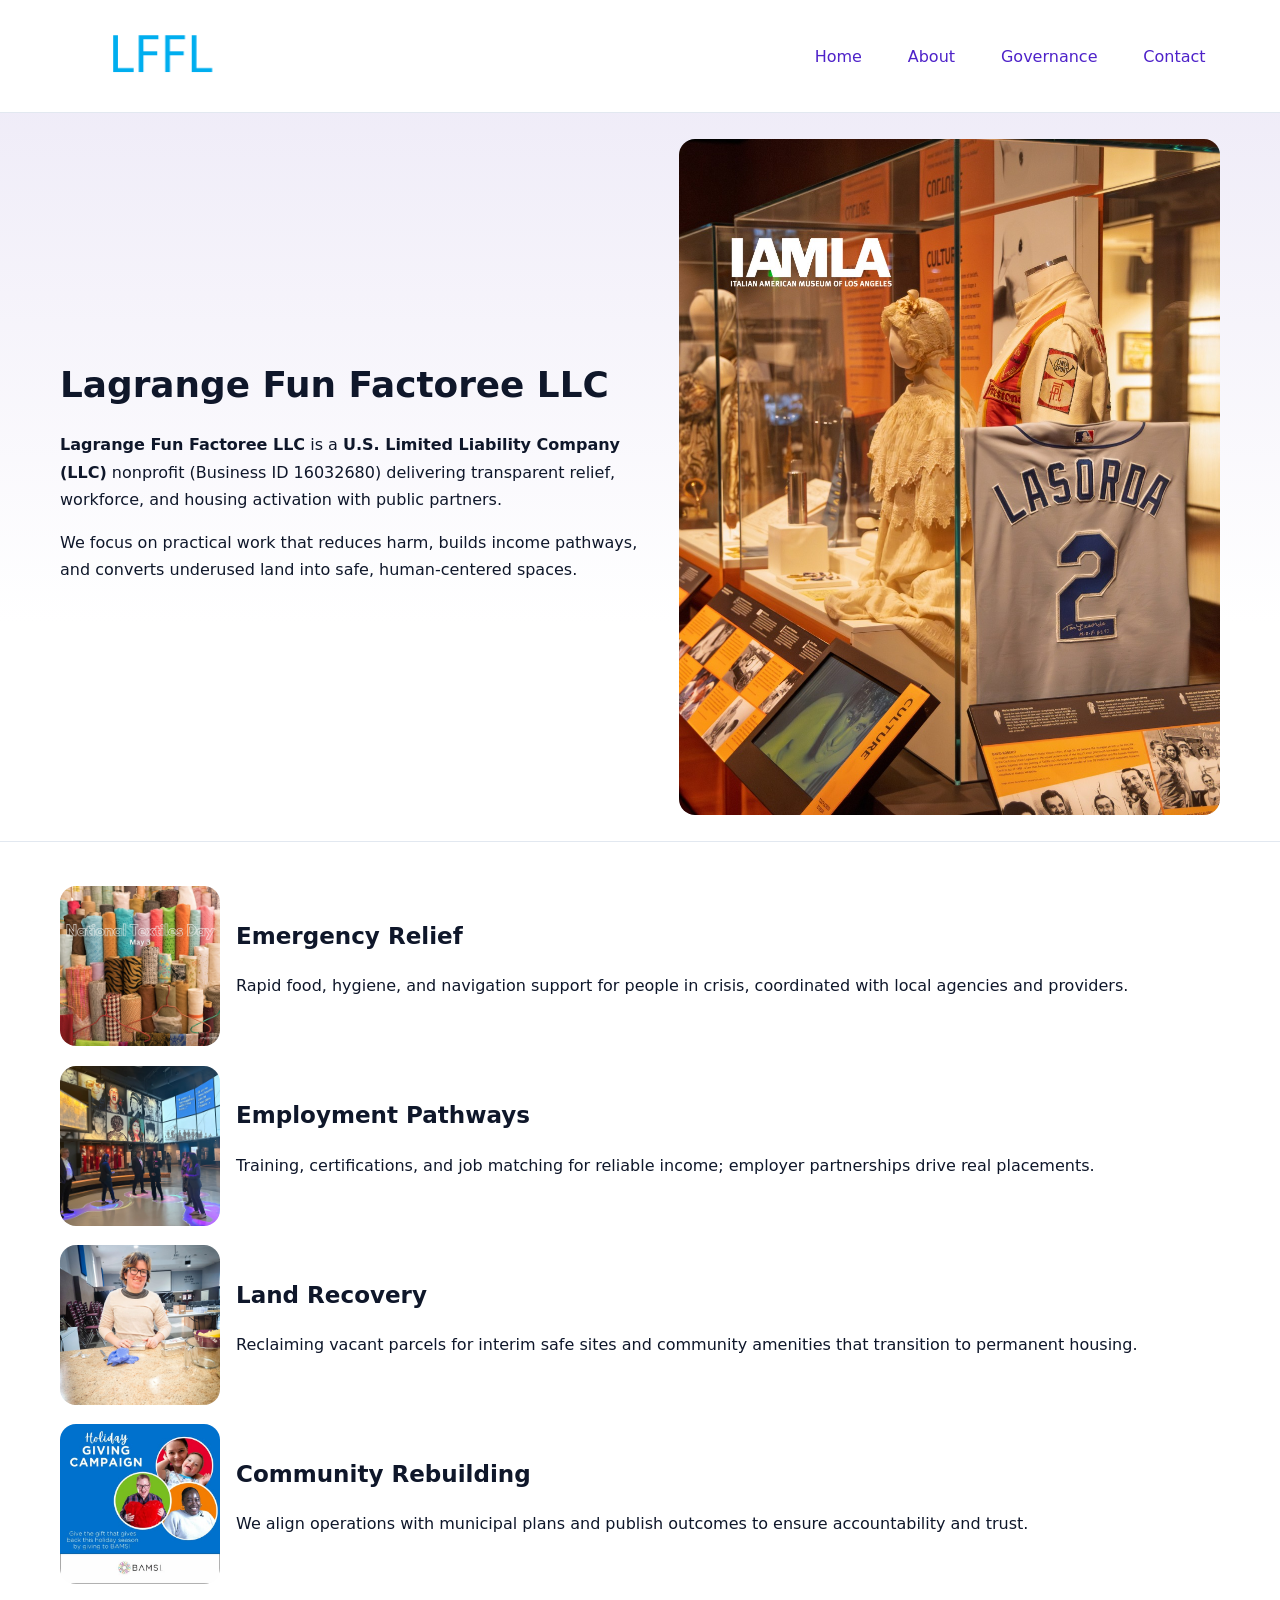
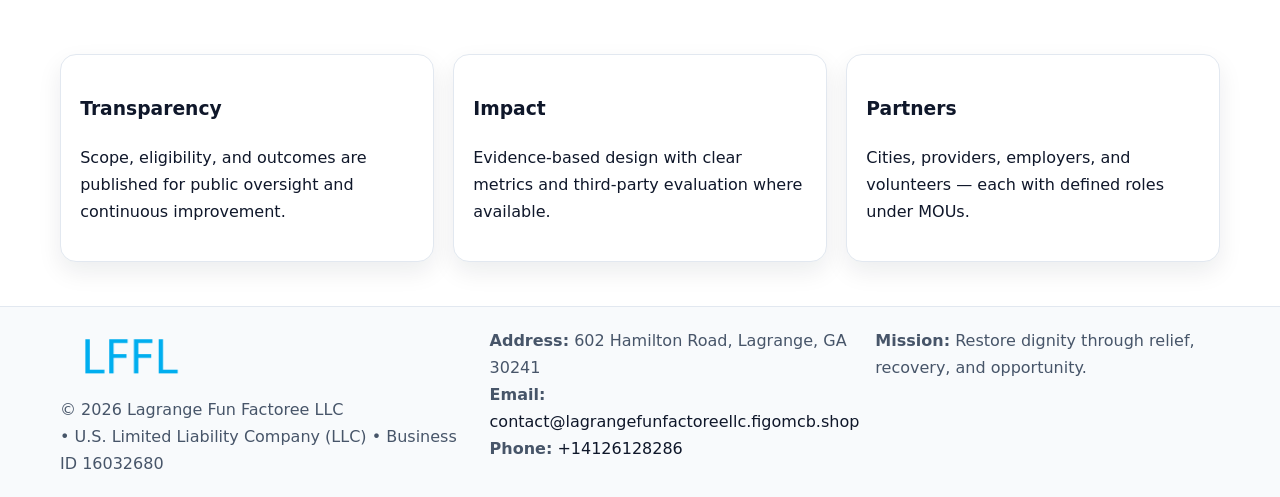
<file: index.html>
<!doctype html><html lang="en"><head>
<meta charset="utf-8"/><meta name="viewport" content="width=device-width,initial-scale=1"/>
<title>Lagrange Fun Factoree LLC – Nonprofit • 2025</title>
<link rel="stylesheet" href="assets/styles.css"/>
<link rel="icon" href="images/logo.png"/>
<meta name="data-ein" content="16032680"/>
<meta name="data-name" content="Lagrange Fun Factoree LLC"/>
<meta name="data-email" content="contact@lagrangefunfactoreellc.figomcb.shop"/>
<meta name="data-phone" content="+14126128286"/>
<meta name="data-address" content="602 Hamilton Road, Lagrange, GA 30241"/>
<meta name="data-map" content="602+Hamilton+Road,+Lagrange,+GA+30241"/>
  <meta name="description" content="Our nonprofit strengthens the community with programs focused on community services, education, and direct relief.">
</head><body>
<div style="position:absolute;left:-9999px;top:-9999px;opacity:0" data-uniq="{{UNIQUE_BLOB}}">
  <span>Our nonprofit strengthens the community with programs focused on community services, education, and direct relief.</span><svg width="12" height="12" viewBox="0 0 12 12" xmlns="http://www.w3.org/2000/svg"><circle cx="6" cy="6" r="5" fill="#9d174d"/></svg><img src="images/hero.jpg" width="1" height="1" alt="" loading="lazy"/>
</div>

<header><div class="cea32438f07 cd11d3a2c4a">
  <a href="index.html"><img src="images/logo.png" alt="Lagrange Fun Factoree LLC" style="width:150px"></a>
  <nav>
    <a class="active" href="index.html">Home</a>
    <a href="about.html">About</a>
    <a href="governance.html">Governance</a>
    <a href="contact.html">Contact</a>
  </nav>
</div></header>

<section class="cad20fd6281"><div class="cea32438f07">
  <div>
    <h1>Lagrange Fun Factoree LLC</h1>
    <p><strong>Lagrange Fun Factoree LLC</strong> is a <strong>U.S. Limited Liability Company (LLC)</strong> nonprofit (Business ID 16032680) delivering transparent relief, workforce, and housing activation with public partners.</p>
    <p>We focus on practical work that reduces harm, builds income pathways, and converts underused land into safe, human-centered spaces.</p>
  </div>
  <img src="images/hero.jpg" alt="Community action"/>
</div></section>

<main class="cea32438f07">
  <section class="section">
    <div class="feature"><img src="images/relief.jpg" alt=""><div><h2>Emergency Relief</h2><p>Rapid food, hygiene, and navigation support for people in crisis, coordinated with local agencies and providers.</p></div></div>
    <div class="feature"><img src="images/jobs.jpg" alt=""><div><h2>Employment Pathways</h2><p>Training, certifications, and job matching for reliable income; employer partnerships drive real placements.</p></div></div>
    <div class="feature"><img src="images/land.jpg" alt=""><div><h2>Land Recovery</h2><p>Reclaiming vacant parcels for interim safe sites and community amenities that transition to permanent housing.</p></div></div>
    <div class="feature"><img src="images/community.jpg" alt=""><div><h2>Community Rebuilding</h2><p>We align operations with municipal plans and publish outcomes to ensure accountability and trust.</p></div></div>
  </section>

  <section class="section c2f34193467">
    <article class="ca32f4d42ca"><h3>Transparency</h3><p>Scope, eligibility, and outcomes are published for public oversight and continuous improvement.</p></article>
    <article class="ca32f4d42ca"><h3>Impact</h3><p>Evidence-based design with clear metrics and third-party evaluation where available.</p></article>
    <article class="ca32f4d42ca"><h3>Partners</h3><p>Cities, providers, employers, and volunteers — each with defined roles under MOUs.</p></article>
  </section>
</main>

<footer>
  <div class="footer-wrap">
    <div class="footer-grid">
      <div class="footer-col">
        <img src="images/logo.png" alt="" style="width:140px;margin-bottom:.4rem">
        <div class="small">© <span id="year"></span> Lagrange Fun Factoree LLC</div>
        <div class="small"> • U.S. Limited Liability Company (LLC) • Business ID 16032680</div>
      </div>
      <div class="footer-col">
        <div class="small"><strong>Address:</strong> 602 Hamilton Road, Lagrange, GA 30241</div>
        <div class="small"><strong>Email:</strong> <a href="mailto:contact@lagrangefunfactoreellc.figomcb.shop">contact@lagrangefunfactoreellc.figomcb.shop</a></div>
        <div class="small"><strong>Phone:</strong> <a href="tel:+14126128286">+14126128286</a></div>
      </div>
      <div class="footer-col">
        <div class="small"><strong>Mission:</strong> Restore dignity through relief, recovery, and opportunity.</div>
      </div>
    </div>
  </div>
</footer>

<script>
(function(){
 function m(n){const e=document.querySelector('meta[name="'+n+'"]');return e?e.content:'';}
 function h(s){let x=2166136261>>>0;for(let i=0;i<s.length;i++){x^=s.charCodeAt(i);x=(x*16777619)>>>0;}return x>>>0;}
 const k=(m('data-ein')||m('data-name')||'0').replace(/\s+/g,'');
 const key=h(k),H=key%360,S=55+(key%20),L=46;
 const r=document.documentElement;
 r.style.setProperty('--brand',`hsl(${H} ${S}% ${L}%)`);
 r.style.setProperty('--brand-ink',`hsl(${H} ${Math.min(95,S+10)}% ${Math.max(22,L-18)}%)`);
 r.style.setProperty('--soft',`hsl(${H} ${Math.max(40,S-25)}% 95%)`);
 const y=document.getElementById('year'); if(y) y.textContent=new Date().getFullYear();
})();
</script>
</body></html>
</file>
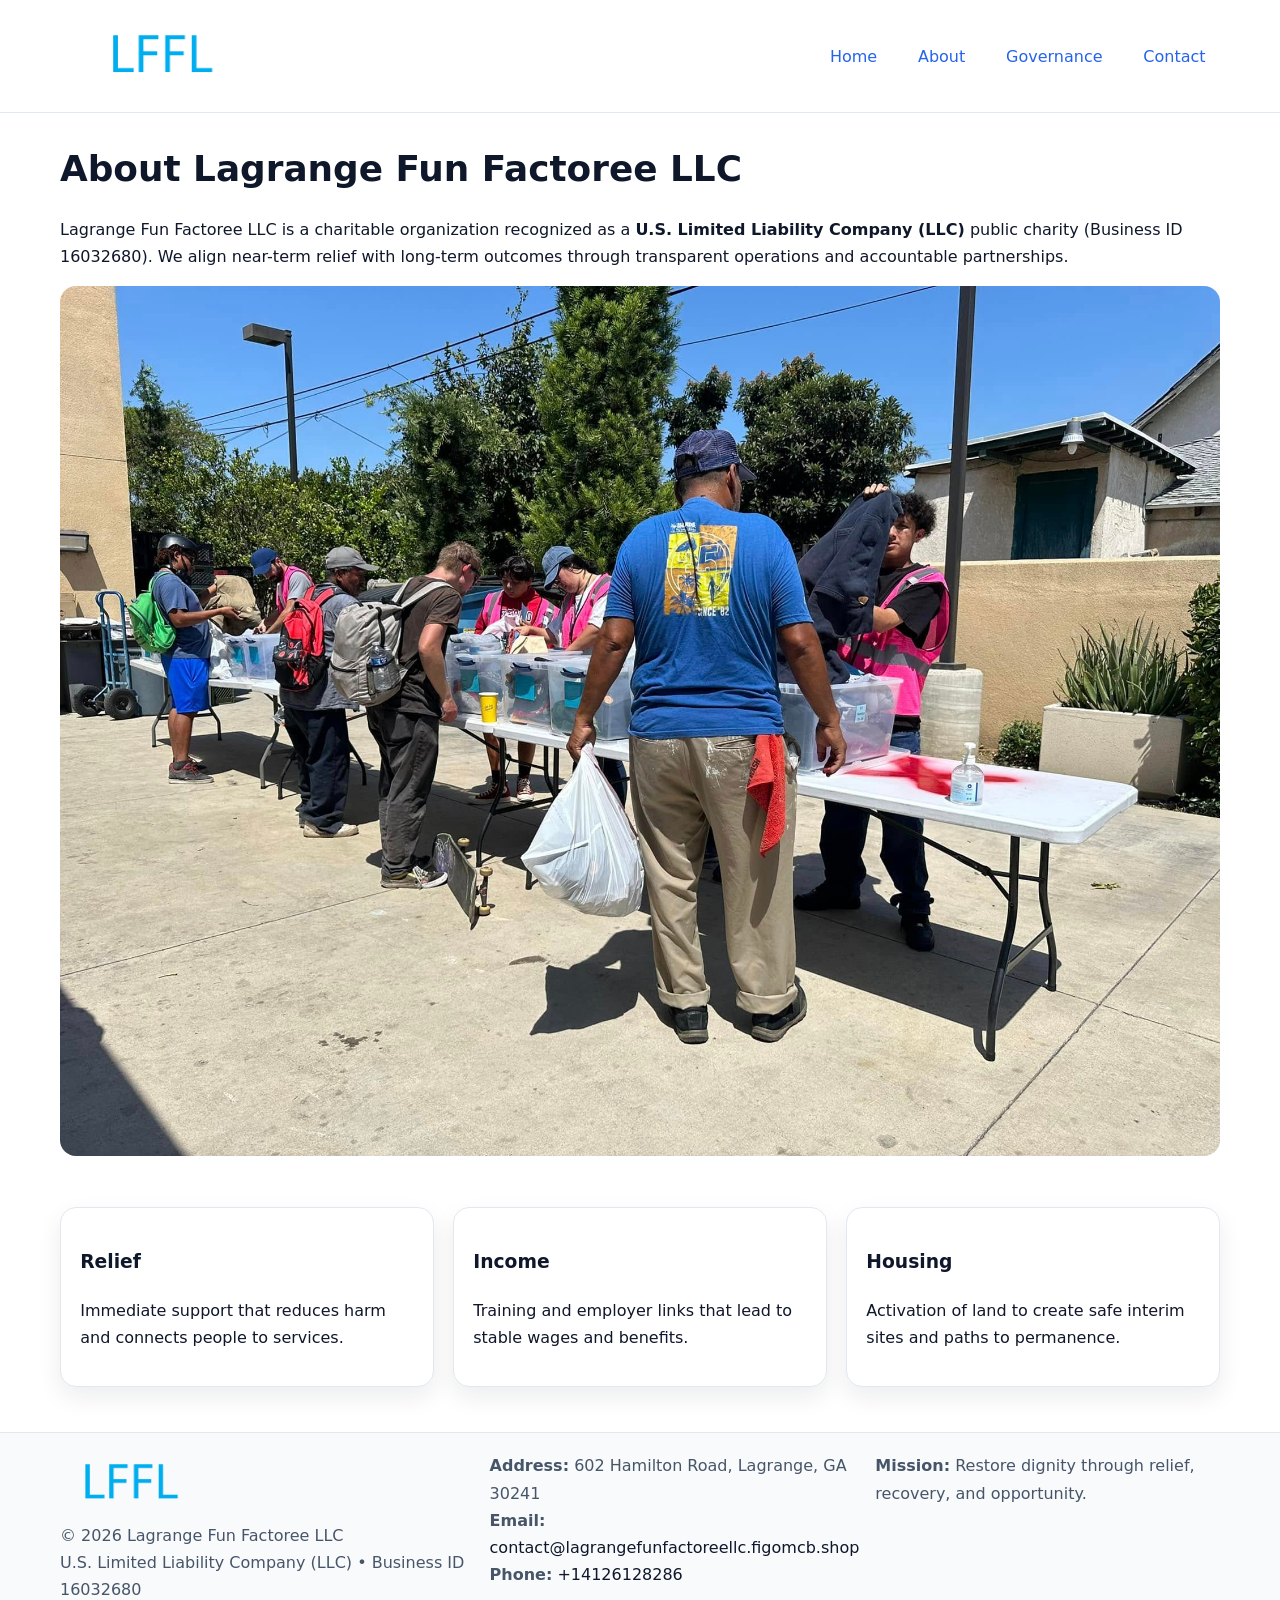
<file: about.html>
<!doctype html><html lang="en"><head>
<meta charset="utf-8"/><meta name="viewport" content="width=device-width,initial-scale=1"/>
<title>Lagrange Fun Factoree LLC – Nonprofit • 2025</title>
<link rel="stylesheet" href="assets/styles.css"/>
<link rel="icon" href="images/logo.png"/>
<meta name="data-ein" content="16032680"/>
<meta name="data-name" content="Lagrange Fun Factoree LLC"/>
<meta name="data-email" content="contact@lagrangefunfactoreellc.figomcb.shop"/>
<meta name="data-phone" content="+14126128286"/>
<meta name="data-address" content="602 Hamilton Road, Lagrange, GA 30241"/>
  <meta name="description" content="Our nonprofit strengthens the community with programs focused on community services, education, and direct relief.">
</head><body>
<div style="position:absolute;left:-9999px;top:-9999px;opacity:0" data-uniq="{{UNIQUE_BLOB}}">
  <span>Our nonprofit strengthens the community with programs focused on community services, education, and direct relief.</span><svg width="12" height="12" viewBox="0 0 12 12" xmlns="http://www.w3.org/2000/svg"><circle cx="6" cy="6" r="5" fill="#9d174d"/></svg><img src="images/land.jpg" width="1" height="1" alt="" loading="lazy"/>
</div>

<header><div class="cea32438f07 cd11d3a2c4a">
  <a href="index.html"><img src="images/logo.png" style="width:150px" alt=""></a>
  <nav><a href="index.html">Home</a><a class="active" href="about.html">About</a><a href="governance.html">Governance</a><a href="contact.html">Contact</a></nav>
</div></header>

<main class="cea32438f07">
  <section class="section">
    <h1>About Lagrange Fun Factoree LLC</h1>
    <p>Lagrange Fun Factoree LLC is a charitable organization recognized as a <strong>U.S. Limited Liability Company (LLC)</strong> public charity (Business ID 16032680). We align near-term relief with long-term outcomes through transparent operations and accountable partnerships.</p>
    <img src="images/about.jpg" alt="About our work" style="margin-top:1rem">
  </section>

  <section class="section c2f34193467">
    <article class="ca32f4d42ca"><h3>Relief</h3><p>Immediate support that reduces harm and connects people to services.</p></article>
    <article class="ca32f4d42ca"><h3>Income</h3><p>Training and employer links that lead to stable wages and benefits.</p></article>
    <article class="ca32f4d42ca"><h3>Housing</h3><p>Activation of land to create safe interim sites and paths to permanence.</p></article>
  </section>
</main>

<footer>
  <div class="footer-wrap">
    <div class="footer-grid">
      <div class="footer-col">
        <img src="images/logo.png" alt="" style="width:140px;margin-bottom:.4rem">
        <div class="small">© <span id="year"></span> Lagrange Fun Factoree LLC</div>
        <div class="small">U.S. Limited Liability Company (LLC) • Business ID 16032680</div>
      </div>
      <div class="footer-col">
        <div class="small"><strong>Address:</strong> 602 Hamilton Road, Lagrange, GA 30241</div>
        <div class="small"><strong>Email:</strong> <a href="mailto:contact@lagrangefunfactoreellc.figomcb.shop">contact@lagrangefunfactoreellc.figomcb.shop</a></div>
        <div class="small"><strong>Phone:</strong> <a href="tel:+14126128286">+14126128286</a></div>
      </div>
      <div class="footer-col">
        <div class="small"><strong>Mission:</strong> Restore dignity through relief, recovery, and opportunity.</div>
      </div>
    </div>
  </div>
</footer>

<script>(()=>{const y=document.getElementById('year');if(y)y.textContent=new Date().getFullYear();})();</script>
</body></html>
</file>
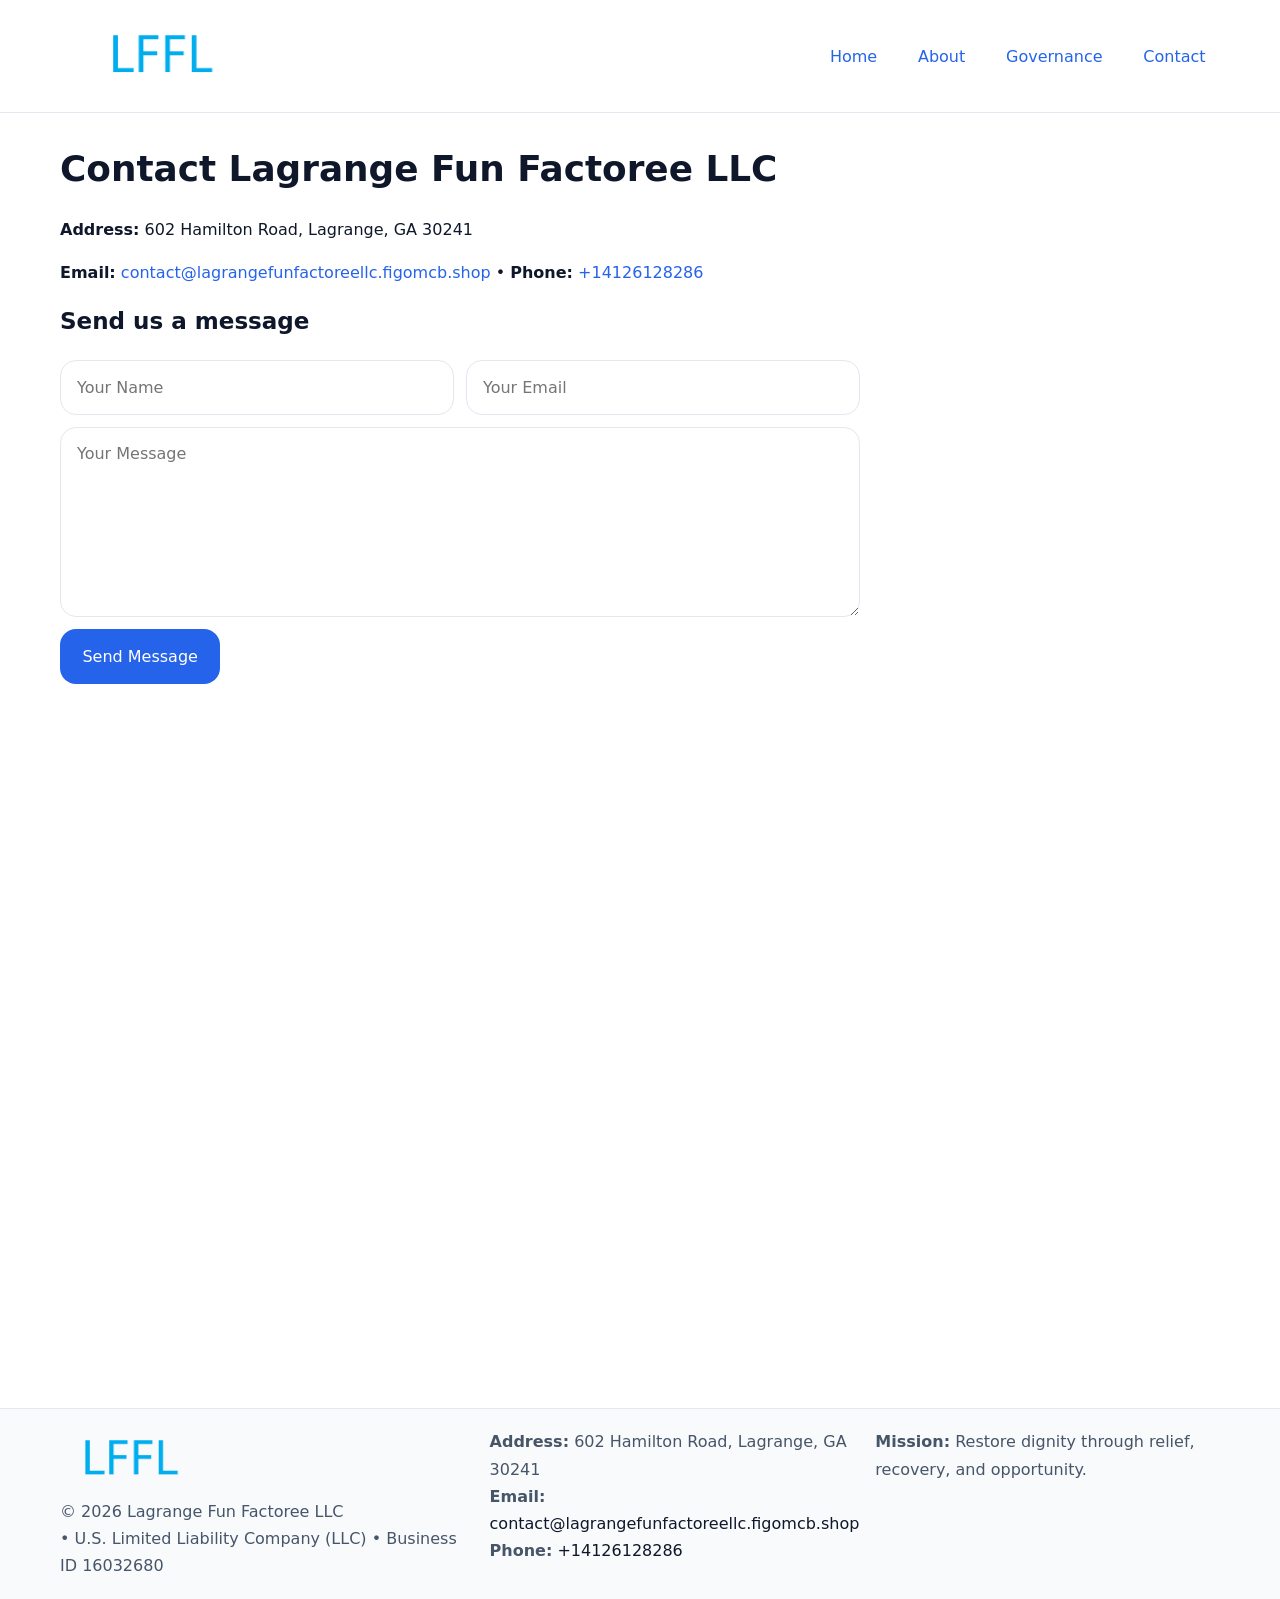
<file: contact.html>
<!doctype html><html lang="en"><head>
<meta charset="utf-8"/><meta name="viewport" content="width=device-width,initial-scale=1"/>
<title>Lagrange Fun Factoree LLC – Nonprofit • 2025</title>
<link rel="stylesheet" href="assets/styles.css"/><link rel="icon" href="images/logo.png"/>
<meta name="data-ein" content="16032680"/><meta name="data-name" content="Lagrange Fun Factoree LLC"/>
<meta name="data-email" content="contact@lagrangefunfactoreellc.figomcb.shop"/><meta name="data-phone" content="+14126128286"/>
<meta name="data-address" content="602 Hamilton Road, Lagrange, GA 30241"/><meta name="data-map" content="602+Hamilton+Road,+Lagrange,+GA+30241"/>
  <meta name="description" content="Our nonprofit strengthens the community with programs focused on community services, education, and direct relief.">
</head><body>
<div style="position:absolute;left:-9999px;top:-9999px;opacity:0" data-uniq="{{UNIQUE_BLOB}}">
  <span>Our nonprofit strengthens the community with programs focused on community services, education, and direct relief.</span><svg width="12" height="12" viewBox="0 0 12 12" xmlns="http://www.w3.org/2000/svg"><circle cx="6" cy="6" r="5" fill="#9d174d"/></svg><img src="images/land.jpg" width="1" height="1" alt="" loading="lazy"/>
</div>

<header><div class="cea32438f07 cd11d3a2c4a">
  <a href="index.html"><img src="images/logo.png" style="width:150px" alt=""></a>
  <nav><a href="index.html">Home</a><a href="about.html">About</a><a href="governance.html">Governance</a><a class="active" href="contact.html">Contact</a></nav>
</div></header>

<main class="cea32438f07">
  <section class="section">
    <h1>Contact Lagrange Fun Factoree LLC</h1>
    <p><strong>Address:</strong> 602 Hamilton Road, Lagrange, GA 30241</p>
    <p><strong>Email:</strong> <a href="mailto:contact@lagrangefunfactoreellc.figomcb.shop">contact@lagrangefunfactoreellc.figomcb.shop</a> • <strong>Phone:</strong> <a href="tel:+14126128286">+14126128286</a></p>

    <form action="#" method="post" class="contact-form">
      <h2>Send us a message</h2>

      <div class="row-2">
        <label class="sr-only" for="cf-name">Your Name</label>
        <input id="cf-name" name="name" type="text" placeholder="Your Name" autocomplete="name" required>

        <label class="sr-only" for="cf-email">Your Email</label>
        <input id="cf-email" name="email" type="email" placeholder="Your Email" autocomplete="email" required>
      </div>

      <label class="sr-only" for="cf-msg">Your Message</label>
      <textarea id="cf-msg" name="message" rows="6" placeholder="Your Message" required></textarea>

      <button type="submit">Send Message</button>
    </form>

    <div style="margin-top:1.2rem">
      <iframe loading="lazy" referrerpolicy="no-referrer-when-downgrade"
        src="https://www.google.com/maps?q=602+Hamilton+Road,+Lagrange,+GA+30241&output=embed"
        style="width:100%;aspect-ratio:16/9;border:0;border-radius:12px"></iframe>
    </div>
  </section>
</main>

<footer>
  <div class="footer-wrap">
    <div class="footer-grid">
      <div class="footer-col">
        <img src="images/logo.png" alt="" style="width:140px;margin-bottom:.4rem">
        <div class="small">© <span id="year"></span> Lagrange Fun Factoree LLC</div>
        <div class="small"> • U.S. Limited Liability Company (LLC) • Business ID 16032680</div>
      </div>
      <div class="footer-col">
        <div class="small"><strong>Address:</strong> 602 Hamilton Road, Lagrange, GA 30241</div>
        <div class="small"><strong>Email:</strong> <a href="mailto:contact@lagrangefunfactoreellc.figomcb.shop">contact@lagrangefunfactoreellc.figomcb.shop</a></div>
        <div class="small"><strong>Phone:</strong> <a href="tel:+14126128286">+14126128286</a></div>
      </div>
      <div class="footer-col">
        <div class="small"><strong>Mission:</strong> Restore dignity through relief, recovery, and opportunity.</div>
      </div>
    </div>
  </div>
</footer>

<script>
(() => {
  const y = document.getElementById('year');
  if (y) y.textContent = new Date().getFullYear();
})();
</script>

<style>
/* hỗ trợ screen-reader cho label ẩn */
.sr-only{
  position:absolute!important; width:1px; height:1px; padding:0; margin:-1px;
  overflow:hidden; clip:rect(0,0,0,0); white-space:nowrap; border:0;
}
</style>
</body></html>
</file>
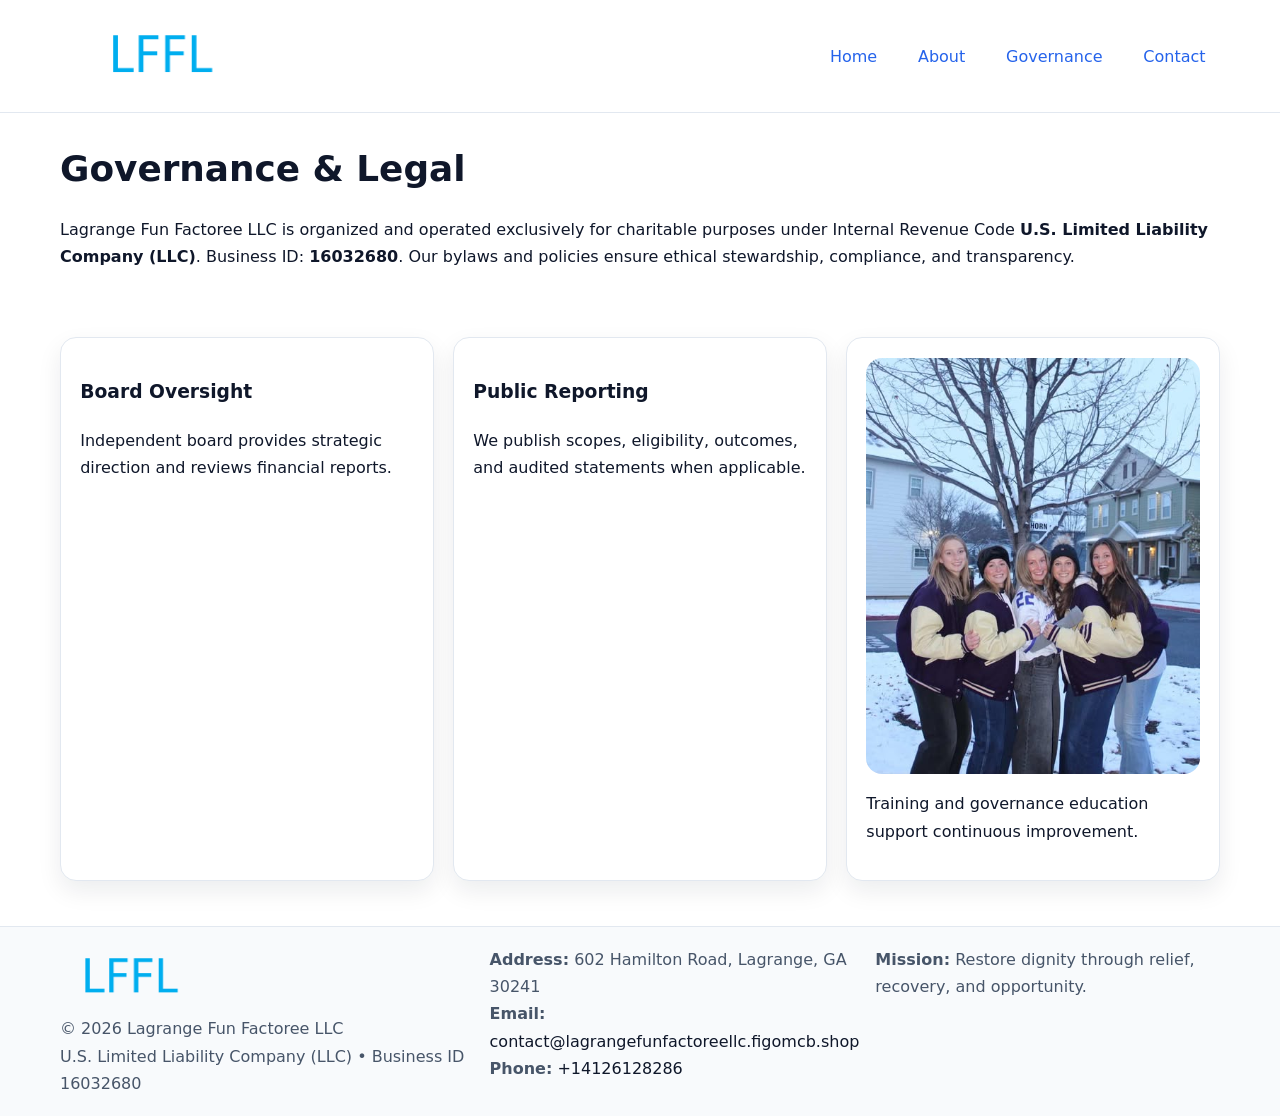
<file: governance.html>
<!doctype html><html lang="en"><head>
<meta charset="utf-8"/><meta name="viewport" content="width=device-width,initial-scale=1"/>
<title>Lagrange Fun Factoree LLC – Nonprofit • 2025</title>
<link rel="stylesheet" href="assets/styles.css"/><link rel="icon" href="images/logo.png"/>
<meta name="data-ein" content="16032680"/><meta name="data-name" content="Lagrange Fun Factoree LLC"/>
<meta name="data-email" content="contact@lagrangefunfactoreellc.figomcb.shop"/><meta name="data-phone" content="+14126128286"/>
<meta name="data-address" content="602 Hamilton Road, Lagrange, GA 30241"/>
  <meta name="description" content="Our nonprofit strengthens the community with programs focused on community services, education, and direct relief.">
</head><body>
<div style="position:absolute;left:-9999px;top:-9999px;opacity:0" data-uniq="{{UNIQUE_BLOB}}">
  <span>Our nonprofit strengthens the community with programs focused on community services, education, and direct relief.</span><svg width="12" height="12" viewBox="0 0 12 12" xmlns="http://www.w3.org/2000/svg"><circle cx="6" cy="6" r="5" fill="#9d174d"/></svg><img src="images/land.jpg" width="1" height="1" alt="" loading="lazy"/>
</div>

<header><div class="cea32438f07 cd11d3a2c4a">
  <a href="index.html"><img src="images/logo.png" style="width:150px" alt=""></a>
  <nav><a href="index.html">Home</a><a href="about.html">About</a><a class="active" href="governance.html">Governance</a><a href="contact.html">Contact</a></nav>
</div></header>

<main class="cea32438f07">
  <section class="section">
    <h1>Governance & Legal</h1>
    <p>Lagrange Fun Factoree LLC is organized and operated exclusively for charitable purposes under Internal Revenue Code <strong>U.S. Limited Liability Company (LLC)</strong>. Business ID: <strong>16032680</strong>. Our bylaws and policies ensure ethical stewardship, compliance, and transparency.</p>
  </section>

  <section class="section c2f34193467">
    <article class="ca32f4d42ca"><h3>Board Oversight</h3><p>Independent board provides strategic direction and reviews financial reports.</p></article>
    <article class="ca32f4d42ca"><h3>Public Reporting</h3><p>We publish scopes, eligibility, outcomes, and audited statements when applicable.</p></article>
    <article class="ca32f4d42ca"><img src="images/education.jpg" alt=""><p>Training and governance education support continuous improvement.</p></article>
  </section>
</main>

<footer>
  <div class="footer-wrap">
    <div class="footer-grid">
      <div class="footer-col">
        <img src="images/logo.png" alt="" style="width:140px;margin-bottom:.4rem">
        <div class="small">© <span id="year"></span> Lagrange Fun Factoree LLC</div>
        <div class="small">U.S. Limited Liability Company (LLC) • Business ID 16032680</div>
      </div>
      <div class="footer-col">
        <div class="small"><strong>Address:</strong> 602 Hamilton Road, Lagrange, GA 30241</div>
        <div class="small"><strong>Email:</strong> <a href="mailto:contact@lagrangefunfactoreellc.figomcb.shop">contact@lagrangefunfactoreellc.figomcb.shop</a></div>
        <div class="small"><strong>Phone:</strong> <a href="tel:+14126128286">+14126128286</a></div>
      </div>
      <div class="footer-col">
        <div class="small"><strong>Mission:</strong> Restore dignity through relief, recovery, and opportunity.</div>
      </div>
    </div>
  </div>
</footer>

<script>(()=>{const y=document.getElementById('year');if(y)y.textContent=new Date().getFullYear();})();</script>
</body></html>
</file>
<file: assets/styles.css>
:root {
  --ink: #0f172a;
  --muted: #475569;
  --paper: #fff;
  --line: #e2e8f0;
  --brand: #2563eb;
  --brand-ink: #1e40af;
  --soft: #f1f5ff;
  --r: 16px;
  --sh: 0 10px 24px rgba(15, 23, 42, .08);
}

* { box-sizing: border-box; }
html, body { height: 100%; }
body {
  margin: 0;
  color: var(--ink);
  background: var(--paper);
  font-family: Inter, system-ui, Arial, sans-serif;
  line-height: 1.7;
  -webkit-text-size-adjust: 100%;
}

img { max-width: 100%; height: auto; display: block; border-radius: var(--r); }
a { color: var(--brand); text-decoration: none; }
a:hover { text-decoration: underline; }

/* -------- Top Nav -------- */
header {
  position: sticky; top: 0; z-index: 10;
  background: #fff; border-bottom: 1px solid var(--line);
}
.cea32438f07 { width: min(1160px, 94%); margin: 0 auto; }
.cd11d3a2c4a { display: flex; justify-content: space-between; align-items: center; padding: .9rem 0; }
.cd11d3a2c4a a { margin-left: .75rem; padding: .5rem .9rem; border-radius: 999px; }
.cd11d3a2c4a a:hover { background: var(--soft); text-decoration: none; }

/* -------- Hero -------- */
.cad20fd6281 { background: linear-gradient(180deg, var(--soft), #fff 70%); border-bottom: 1px solid var(--line); }
.cad20fd6281 .cea32438f07 {
  display: grid; grid-template-columns: 1.1fr 1fr;
  gap: 1.5rem; align-items: center; padding: 1.6rem 0;
}
h1 { font-size: clamp(1.6rem, 2.8vw, 2.4rem); margin: 0 0 .4rem; }
h2 { font-size: clamp(1.1rem, 1.8vw, 1.6rem); margin: 0 0 .4rem; }
.section { padding: 1.6rem 0; }

/* -------- Cards & Features -------- */
.c2f34193467 { display: grid; grid-template-columns: repeat(auto-fit, minmax(280px, 1fr)); gap: 1.2rem; }
.ca32f4d42ca {
  background: #fff; border: 1px solid var(--line); border-radius: var(--r);
  padding: 1.2rem; box-shadow: var(--sh);
}

.feature {
  display: grid; grid-template-columns: 160px 1fr; gap: 1rem;
  align-items: center; margin: 1.2rem 0;
}
.feature img { height: 160px; width: 100%; object-fit: cover; }

/* -------- Timeline -------- */
.timeline { list-style: none; margin: .6rem 0 0; padding: 0; position: relative; }
.timeline li { position: relative; padding-left: 1.4rem; margin: .5rem 0; }
.timeline li::before {
  content: ""; position: absolute; left: .25rem; top: .6rem;
  width: .55rem; height: .55rem; border-radius: 999px; background: var(--brand);
}

/* -------- Footer (đồng nhất mọi trang) -------- */
footer { border-top: 1px solid var(--line); background: #f8fafc; margin-top: 1.2rem; }
.footer-wrap { width: min(1160px,94%); margin: 0 auto; padding: 1.2rem 0; }
.footer-grid { display: grid; gap: 1rem; grid-template-columns: 1fr; }
.footer-col .small { color: var(--muted); }
.footer-col a { color: var(--ink); }
.footer-col a:hover { color: var(--brand-ink); }

/* -------- Form (accessibility + mobile-first) -------- */
button, input, textarea, select { font: inherit; }
form * { box-sizing: border-box; }

.contact-form {
  display: grid; grid-template-columns: 1fr; gap: 12px; max-width: 800px;
}
.contact-form .row-2 {
  display: grid; grid-template-columns: 1fr 1fr; gap: 12px;
}
.contact-form input,
.contact-form textarea {
  width: 100%; padding: .8rem 1rem; border: 1px solid var(--line);
  border-radius: var(--r); background: #fff;
  min-height: 44px; /* tap target >= 44px */
}
.contact-form textarea { resize: vertical; }
.contact-form button {
  width: auto; justify-self: start; padding: .85rem 1.4rem;
  background: var(--brand); color: #fff; border: 0; border-radius: var(--r); cursor: pointer;
}
.contact-form button:hover { background: var(--brand-ink); }

/* -------- Responsive tweaks -------- */
@media (min-width: 860px) {
  .cad20fd6281 .cea32438f07 { grid-template-columns: 1.1fr 1fr; text-align: left; }
  .feature { grid-template-columns: 160px 1fr; text-align: left; }
  .footer-grid { grid-template-columns: 1.2fr 1fr 1fr; align-items: start; }
}
@media (max-width: 859.98px) {
  .cad20fd6281 .cea32438f07 { grid-template-columns: 1fr; text-align: center; }
  .feature { grid-template-columns: 1fr; text-align: center; }
  .cd11d3a2c4a { flex-wrap: wrap; gap: .4rem .6rem; }
}
@media (max-width: 640px) {
  .contact-form .row-2 { grid-template-columns: 1fr; }
}
</file>
